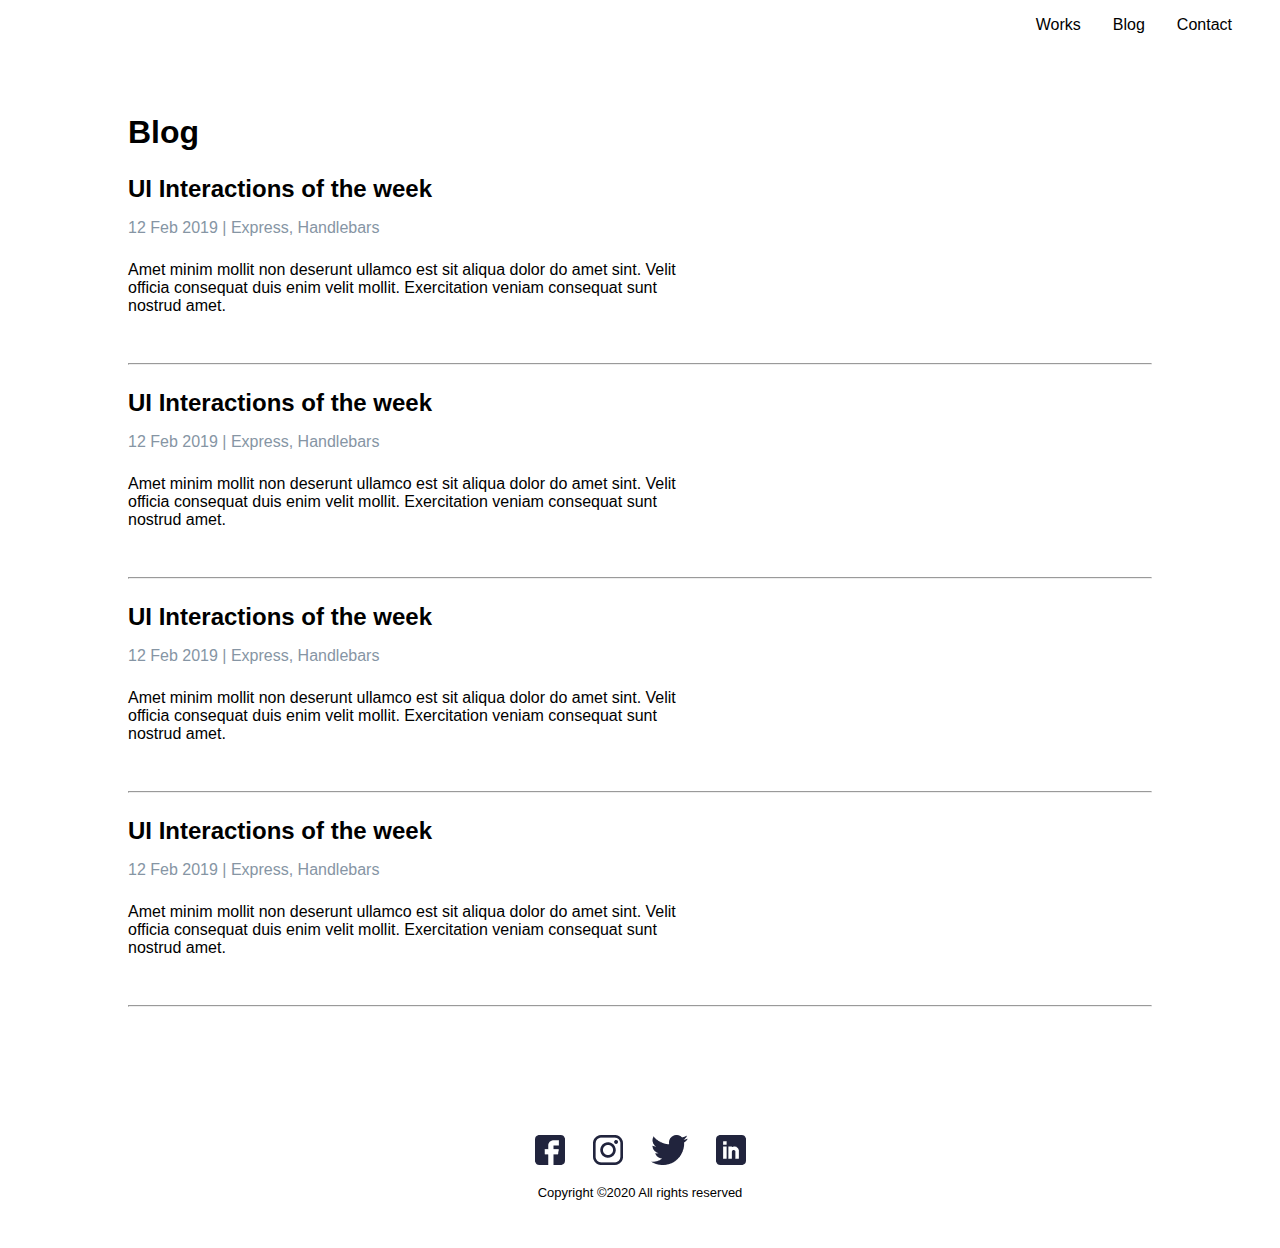
<file: blog.html>
<!DOCTYPE html>
<html lang="en">
  <head>
    <meta charset="UTF-8" />
    <meta name="viewport" content="width=device-width, initial-scale=1.0" />
    <title>BLOG | PAGE</title>
    <link rel="stylesheet" href="style.css" />
  </head>
  <body>
    <header>
      <div class="wrap-menu">
        <a href="./work.html">Works</a>
        <a href="./blog.html">Blog</a>
        <a href="./contact.html">Contact</a>
      </div>
    </header>

    <main class="content-grid">
      <div class="blog-content">
        <h1>Blog</h1>
        <div class="section-3">
          <div class="video-card">
            <div class="row-3">
              <div class="blog-section">
                <h2>UI Interactions of the week</h2>
                <p class="video-subtitle">
                  <span>12 Feb 2019 | </span> Express, Handlebars
                </p>
                <p class="video-descr">
                  Amet minim mollit non deserunt ullamco est sit aliqua dolor do
                  amet sint. Velit officia consequat duis enim velit mollit.
                  Exercitation veniam consequat sunt nostrud amet.
                </p>
              </div>
            </div>
            <hr />
          </div>

          <div class="video-card">
            <div class="row-3">
              <div class="blog-section">
                <h2>UI Interactions of the week</h2>
                <p class="video-subtitle">
                  <span>12 Feb 2019 | </span> Express, Handlebars
                </p>
                <p class="video-descr">
                  Amet minim mollit non deserunt ullamco est sit aliqua dolor do
                  amet sint. Velit officia consequat duis enim velit mollit.
                  Exercitation veniam consequat sunt nostrud amet.
                </p>
              </div>
            </div>
            <hr />
          </div>

          <div class="video-card">
            <div class="row-3">
              <div class="blog-section">
                <h2>UI Interactions of the week</h2>
                <p class="video-subtitle">
                  <span>12 Feb 2019 | </span> Express, Handlebars
                </p>
                <p class="video-descr">
                  Amet minim mollit non deserunt ullamco est sit aliqua dolor do
                  amet sint. Velit officia consequat duis enim velit mollit.
                  Exercitation veniam consequat sunt nostrud amet.
                </p>
              </div>
            </div>
            <hr />
          </div>

          <div class="video-card">
            <div class="row-3">
              <div class="blog-section">
                <h2>UI Interactions of the week</h2>
                <p class="video-subtitle">
                  <span>12 Feb 2019 | </span> Express, Handlebars
                </p>
                <p class="video-descr">
                  Amet minim mollit non deserunt ullamco est sit aliqua dolor do
                  amet sint. Velit officia consequat duis enim velit mollit.
                  Exercitation veniam consequat sunt nostrud amet.
                </p>
              </div>
            </div>
            <hr />
          </div>
        </div>
      </div>
    </main>

    <footer>
      <div class="social-icon">
        <a href="https://fb.com"><img src="images/fb-icon.png" /></a>
        <a href="https://instagram.com"><img src="images/insta-icon.png" /></a>
        <a href="https://twitter.com"><img src="images/twitter-icon.png" /></a>
        <a href="https://linkedin.com"
          ><img src="images/linkedin-icon.png"
        /></a>
      </div>
      <p class="copyright">Copyright ©2020 All rights reserved</p>
    </footer>
  </body>
</html>
</file>
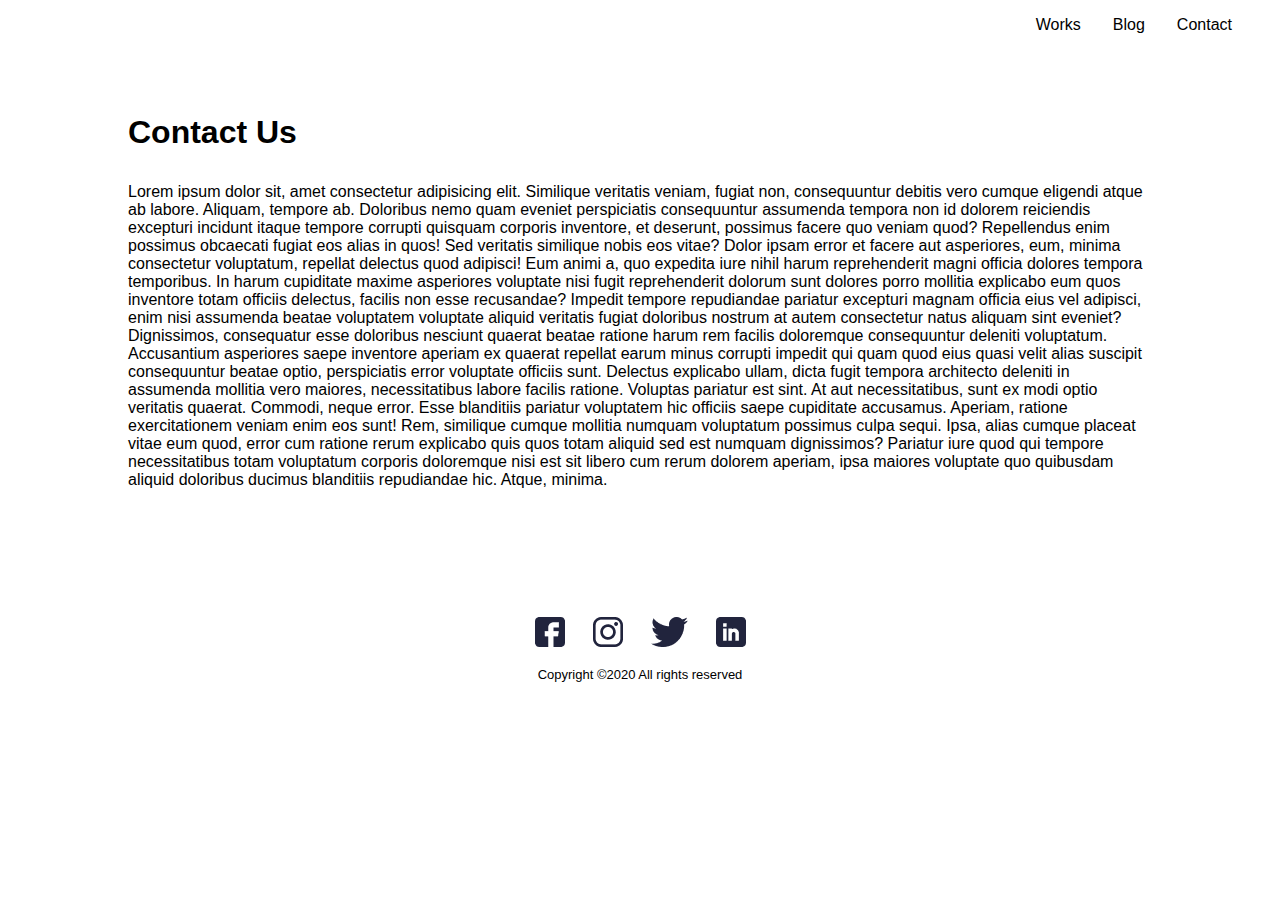
<file: contact.html>
<!DOCTYPE html>
<html lang="en">
  <head>
    <meta charset="UTF-8" />
    <meta name="viewport" content="width=device-width, initial-scale=1.0" />
    <title>CONTACT | PAGE</title>
    <link rel="stylesheet" href="style.css" />
  </head>
  <body>
    <header>
      <div class="wrap-menu">
        <a href="./work.html">Works</a>
        <a href="./blog.html">Blog</a>
        <a href="./contact.html">Contact</a>
      </div>
    </header>

    <main class="content-grid">
      <div class="blog-content">
        <h1>Contact Us</h1>
        <div class="section-3">
          <p class="contact-descr">
            Lorem ipsum dolor sit, amet consectetur adipisicing elit. Similique
            veritatis veniam, fugiat non, consequuntur debitis vero cumque
            eligendi atque ab labore. Aliquam, tempore ab. Doloribus nemo quam
            eveniet perspiciatis consequuntur assumenda tempora non id dolorem
            reiciendis excepturi incidunt itaque tempore corrupti quisquam
            corporis inventore, et deserunt, possimus facere quo veniam quod?
            Repellendus enim possimus obcaecati fugiat eos alias in quos! Sed
            veritatis similique nobis eos vitae? Dolor ipsam error et facere aut
            asperiores, eum, minima consectetur voluptatum, repellat delectus
            quod adipisci! Eum animi a, quo expedita iure nihil harum
            reprehenderit magni officia dolores tempora temporibus. In harum
            cupiditate maxime asperiores voluptate nisi fugit reprehenderit
            dolorum sunt dolores porro mollitia explicabo eum quos inventore
            totam officiis delectus, facilis non esse recusandae? Impedit
            tempore repudiandae pariatur excepturi magnam officia eius vel
            adipisci, enim nisi assumenda beatae voluptatem voluptate aliquid
            veritatis fugiat doloribus nostrum at autem consectetur natus
            aliquam sint eveniet? Dignissimos, consequatur esse doloribus
            nesciunt quaerat beatae ratione harum rem facilis doloremque
            consequuntur deleniti voluptatum. Accusantium asperiores saepe
            inventore aperiam ex quaerat repellat earum minus corrupti impedit
            qui quam quod eius quasi velit alias suscipit consequuntur beatae
            optio, perspiciatis error voluptate officiis sunt. Delectus
            explicabo ullam, dicta fugit tempora architecto deleniti in
            assumenda mollitia vero maiores, necessitatibus labore facilis
            ratione. Voluptas pariatur est sint. At aut necessitatibus, sunt ex
            modi optio veritatis quaerat. Commodi, neque error. Esse blanditiis
            pariatur voluptatem hic officiis saepe cupiditate accusamus.
            Aperiam, ratione exercitationem veniam enim eos sunt! Rem, similique
            cumque mollitia numquam voluptatum possimus culpa sequi. Ipsa, alias
            cumque placeat vitae eum quod, error cum ratione rerum explicabo
            quis quos totam aliquid sed est numquam dignissimos? Pariatur iure
            quod qui tempore necessitatibus totam voluptatum corporis doloremque
            nisi est sit libero cum rerum dolorem aperiam, ipsa maiores
            voluptate quo quibusdam aliquid doloribus ducimus blanditiis
            repudiandae hic. Atque, minima.
          </p>
        </div>
      </div>
    </main>

    <footer>
      <div class="social-icon">
        <a href="https://fb.com"><img src="images/fb-icon.png" /></a>
        <a href="https://instagram.com"><img src="images/insta-icon.png" /></a>
        <a href="https://twitter.com"><img src="images/twitter-icon.png" /></a>
        <a href="https://linkedin.com"
          ><img src="images/linkedin-icon.png"
        /></a>
      </div>
      <p class="copyright">Copyright ©2020 All rights reserved</p>
    </footer>
  </body>
</html>
</file>
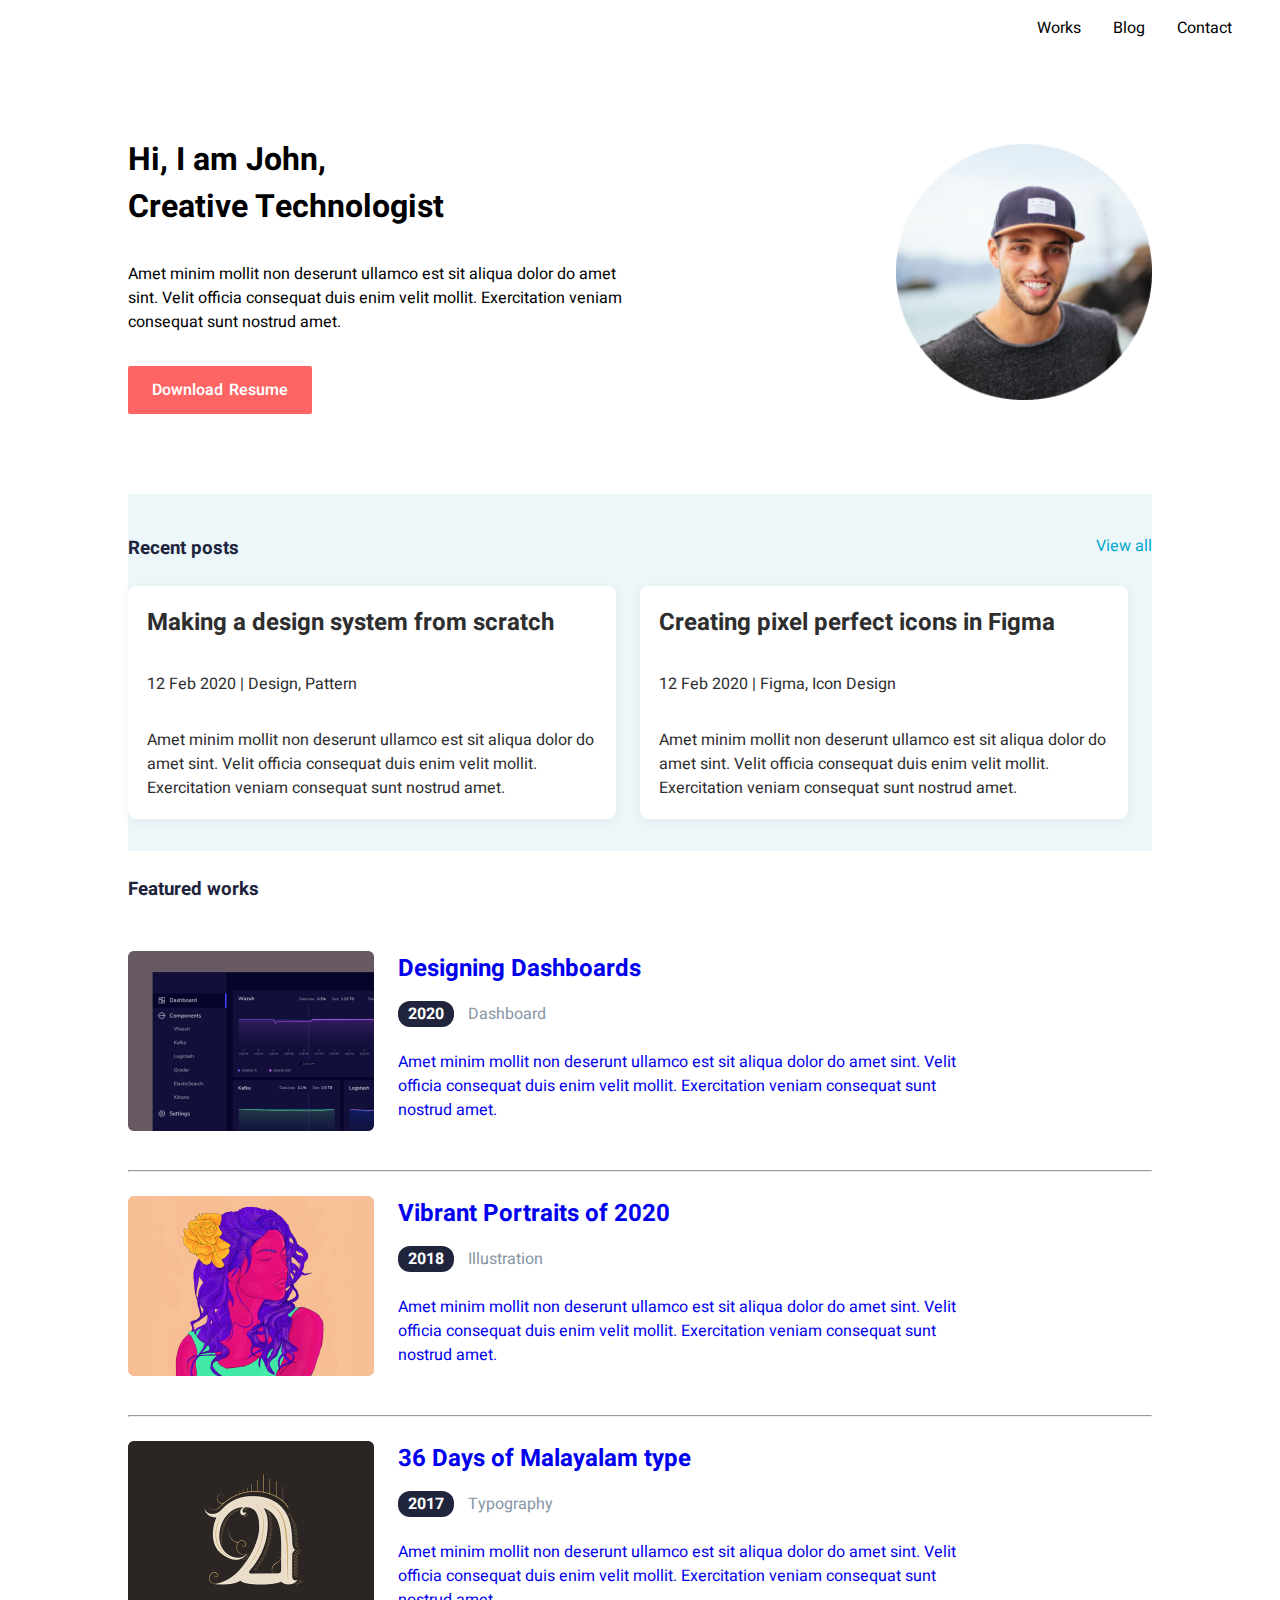
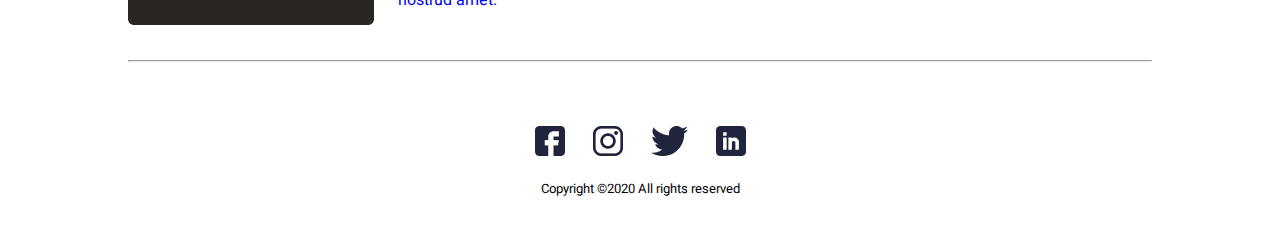
<file: home.html>
<!DOCTYPE html>
<html lang="en">
  <head>
    <meta charset="UTF-8" />
    <meta name="viewport" content="width=device-width, initial-scale=1.0" />
    <title>MY PORTFOLIO</title>
    <link rel="stylesheet" href="style.css" />
    <link rel="preconnect" href="https://fonts.googleapis.com" />
    <link rel="preconnect" href="https://fonts.gstatic.com" crossorigin />
    <link
      href="https://fonts.googleapis.com/css2?family=Heebo:wght@400;500&display=swap"
      rel="stylesheet"
    />
  </head>
  <body>
    
    <header>
      <div class="wrap-menu">
        <a href="./work.html">Works</a>
        <a href="./blog.html">Blog</a>
        <a href="./contact.html">Contact</a>
      </div>
    </header>

    <main class="content-grid">
      <div class="section-1">
        <div class="col-1">
          <h1>Hi, I am John,<br />Creative Technologist</h1>
          <p class="sub-text">
            Amet minim mollit non deserunt ullamco est sit aliqua dolor do amet
            sint. Velit officia consequat duis enim velit mollit. Exercitation
            veniam consequat sunt nostrud amet.
          </p>
          <button class="download">Download Resume</button>
        </div>
        <div class="col-2">
          <img src="./images/profile.png" />
        </div>
      </div>

      <div class="section-2">
        <div class="row-1">
          <h3 class="recent-post">Recent posts</h3>
          <a href="blog.html" class="view-all">View all</a>
        </div>
        <div class="blog-feature">
          <div class="card">
            <h2>Making a design system from scratch</h2>
            <p class="sub-text">12 Feb 2020 | Design, Pattern</p>
            <p>
              Amet minim mollit non deserunt ullamco est sit aliqua dolor do
              amet sint. Velit officia consequat duis enim velit mollit.
              Exercitation veniam consequat sunt nostrud amet.
            </p>
          </div>
          <div class="card">
            <h2>Creating pixel perfect icons in Figma</h2>
            <p class="sub-text">12 Feb 2020 | Figma, Icon Design</p>
            <p>
              Amet minim mollit non deserunt ullamco est sit aliqua dolor do
              amet sint. Velit officia consequat duis enim velit mollit.
              Exercitation veniam consequat sunt nostrud amet.
            </p>
          </div>
        </div>
      </div>

      <div class="section-3">
        <div class="row-1">
          <h3 class="recent-post">Featured works</h3>
        </div>
        <div class="video-card">
          <a href="https://www.youtube.com" class="no-link">
          <div class="row-2">
            <img class="video-thumbnail" src="images/video-thumbnail-1.png"/>
            <div class="video-section">
              <h2>Designing Dashboards</h2>
              <p class="video-subtitle"><span class="badge">2020</span> Dashboard</p>
              <p class="video-descr">Amet minim mollit non deserunt ullamco est sit aliqua dolor do amet sint. Velit officia consequat duis enim velit mollit. Exercitation veniam consequat sunt nostrud amet.</p>
            </div>
          </div>
          </a>
          <hr />
        </div>

        <div class="video-card">
          <a href="https://www.youtube.com" class="no-link">
          <div class="row-2">
            <img class="video-thumbnail" src="images/video-thumbnail-2.png"/>
            <div class="video-section">
              <h2>Vibrant Portraits of 2020</h2>
              <p class="video-subtitle"><span class="badge">2018</span> Illustration</p>
              <p class="video-descr">Amet minim mollit non deserunt ullamco est sit aliqua dolor do amet sint. Velit officia consequat duis enim velit mollit. Exercitation veniam consequat sunt nostrud amet.</p>
            </div>
          </div>
          </a>
          <hr />
        </div>

        <div class="video-card">
          <a href="https://www.youtube.com" class="no-link">
          <div class="row-2">
            <img class="video-thumbnail" src="images/video-thumbnail-3.png"/>
            <div class="video-section">
              <h2>36 Days of Malayalam type</h2>
              <p class="video-subtitle"><span class="badge">2017</span> Typography</p>
              <p class="video-descr">Amet minim mollit non deserunt ullamco est sit aliqua dolor do amet sint. Velit officia consequat duis enim velit mollit. Exercitation veniam consequat sunt nostrud amet.</p>
            </div>
          </div>
          </a>
          <hr />
        </div>
      </div>

    </main>

    <footer>
      <div class="social-icon">
        <a href="https://fb.com" ><img src="images/fb-icon.png"></a>
        <a href="https://instagram.com" ><img src="images/insta-icon.png"></a>
        <a href="https://twitter.com" ><img src="images/twitter-icon.png"></a>
        <a href="https://linkedin.com" ><img src="images/linkedin-icon.png"></a>
      </div>
      <p class="copyright">Copyright ©2020 All rights reserved </p>

    </footer>
  </body>
</html>
</file>
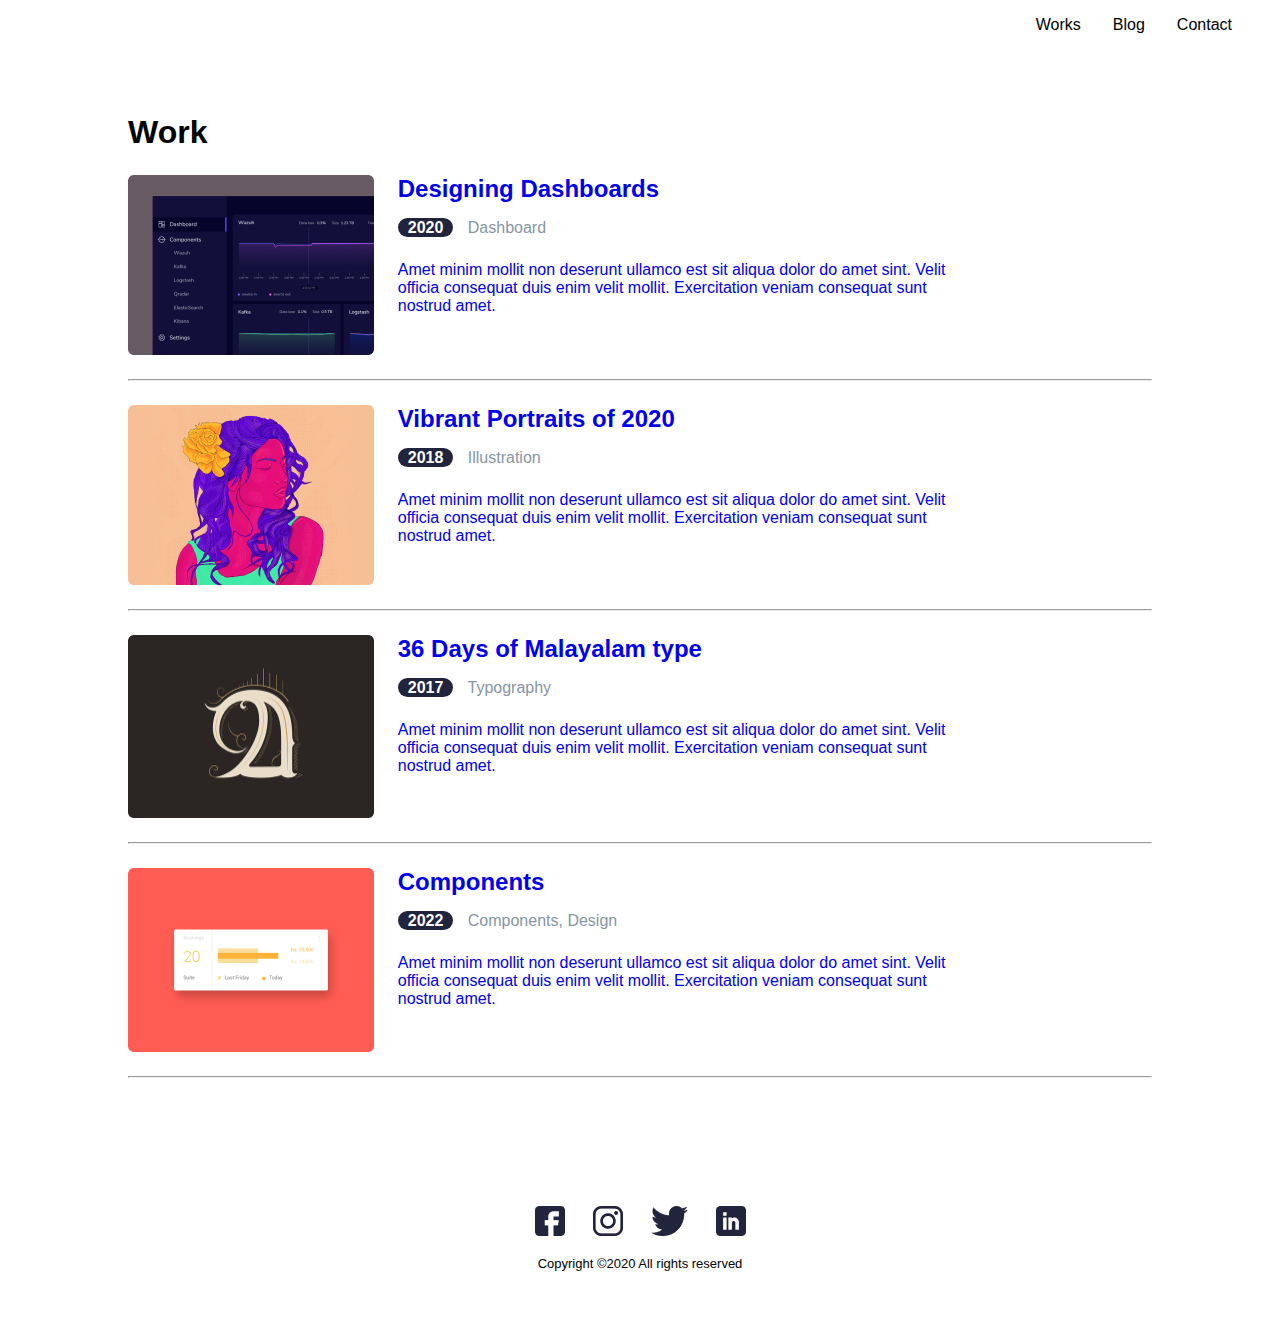
<file: work.html>
<!DOCTYPE html>
<html lang="en">
  <head>
    <meta charset="UTF-8" />
    <meta name="viewport" content="width=device-width, initial-scale=1.0" />
    <title>WORK | PAGE</title>
    <link rel="stylesheet" href="style.css" />
  </head>
  <body>
    <header>
      <div class="wrap-menu">
        <a href="./work.html">Works</a>
        <a href="./blog.html">Blog</a>
        <a href="./contact.html">Contact</a>
      </div>
    </header>

    <main class="content-grid">
        
      <div class="blog-content">
        <h1>Work</h1>
      <div class="section-3">
        <div class="video-card">
          <a href="https://www.youtube.com" class="no-link">
          <div class="row-2">
            <img class="video-thumbnail" src="images/video-thumbnail-1.png"/>
            <div class="video-section">
              <h2>Designing Dashboards</h2>
              <p class="video-subtitle"><span class="badge">2020</span> Dashboard</p>
              <p class="video-descr">Amet minim mollit non deserunt ullamco est sit aliqua dolor do amet sint. Velit officia consequat duis enim velit mollit. Exercitation veniam consequat sunt nostrud amet.</p>
            </div>
          </div>
          </a>
          <hr />
        </div>

        <div class="video-card">
          <a href="https://www.youtube.com" class="no-link">
          <div class="row-2">
            <img class="video-thumbnail" src="images/video-thumbnail-2.png"/>
            <div class="video-section">
              <h2>Vibrant Portraits of 2020</h2>
              <p class="video-subtitle"><span class="badge">2018</span> Illustration</p>
              <p class="video-descr">Amet minim mollit non deserunt ullamco est sit aliqua dolor do amet sint. Velit officia consequat duis enim velit mollit. Exercitation veniam consequat sunt nostrud amet.</p>
            </div>
          </div>
          </a>
          <hr />
        </div>

        <div class="video-card">
          <a href="https://www.youtube.com" class="no-link">
          <div class="row-2">
            <img class="video-thumbnail" src="images/video-thumbnail-3.png"/>
            <div class="video-section">
              <h2>36 Days of Malayalam type</h2>
              <p class="video-subtitle"><span class="badge">2017</span> Typography</p>
              <p class="video-descr">Amet minim mollit non deserunt ullamco est sit aliqua dolor do amet sint. Velit officia consequat duis enim velit mollit. Exercitation veniam consequat sunt nostrud amet.</p>
            </div>
          </div>
          </a>
          <hr />
        </div>

        
        <div class="video-card">
            <a href="https://www.youtube.com" class="no-link">
            <div class="row-2">
              <img class="video-thumbnail" src="images/video-thumbnail-4.png"/>
              <div class="video-section">
                <h2>Components</h2>
                <p class="video-subtitle"><span class="badge">2022</span> Components, Design</p>
                <p class="video-descr">Amet minim mollit non deserunt ullamco est sit aliqua dolor do amet sint. Velit officia consequat duis enim velit mollit. Exercitation veniam consequat sunt nostrud amet.</p>
              </div>
            </div>
            </a>
            <hr />
          </div>
      </div>
    </main>

    <footer>
      <div class="social-icon">
        <a href="https://fb.com"><img src="images/fb-icon.png" /></a>
        <a href="https://instagram.com"><img src="images/insta-icon.png" /></a>
        <a href="https://twitter.com"><img src="images/twitter-icon.png" /></a>
        <a href="https://linkedin.com"
          ><img src="images/linkedin-icon.png"
        /></a>
      </div>
      <p class="copyright">Copyright ©2020 All rights reserved</p>
    </footer>
  </body>
</html>
</file>
<file: style.css>
:root {
  --heboo-ff: "Heebo", sans-serif;
  --primary-color: #21243d;
  --primary-btn-color: #ff6464;
}

* {
  margin: 0;
  padding: 0;
  font-family: var(--heboo-ff);
}

header div.wrap-menu {
  display: flex;
  flex-wrap: inherit;
  justify-content: end;
  gap: 2rem;
  padding: 1rem 3rem;
}

header div > * {
  text-decoration: none;
  color: #000000;
}

.section-1 {
  display: grid;
  grid-template-columns: 1fr 1fr;
  padding: 5rem 0;
  align-items: center;
}

main {
  /* border: 1px solid red; */
  padding: 0 8rem;
}

hr {
  background: #e0e0e0;
}

.no-link {
  text-decoration: none;
}

.sub-text {
  margin: 2rem 0;
  line-height: 1.5rem;
}

.col-2 {
  text-align: end;
}
.col-2 > img {
  width: 50%;
  height: 50%;
}

.download {
  background: var(--primary-btn-color);
  color: #ffffff;
  display: inline-block;
  outline: none;
  cursor: pointer;
  font-size: 16px;
  line-height: 20px;
  font-weight: 600;
  border-radius: 2px;
  padding: 14px 24px;
  border: none;
  word-spacing: 2px;
  transition: box-shadow 0.2s ease 0s, -ms-transform 0.1s ease 0s,
    -webkit-transform 0.1s ease 0s, transform 0.1s ease 0s;
}

.section-2 {
  background: url(./images/section-2-bg.png);
  overflow: visible;
  padding: 1rem 0;
}
.row-1 {
  display: flex;
  padding: 1.5rem 0;
  justify-content: space-between;
}
.row-2 {
  display: flex;
  padding: 1.5rem 0;
}

.row-3 {
  display: flex;
  padding: 1.5rem 0;
}

.blog-section {
  margin: 0;
}
.blog-content {
  margin: 4rem 0;
}
.video-section {
  margin: 0 1.5rem;
}
.recent-post {
  color: var(--primary-color);
}
.view-all {
  text-decoration: none;
  color: #00a8cc;
}

.blog-feature {
  display: grid;
  grid-template-columns: 1fr 1fr;
}

.card {
  position: relative;
  color: #2e2e2f;
  cursor: move;
  background-color: #fff;
  padding: 1rem;
  border-radius: 8px;
  box-shadow: rgba(99, 99, 99, 0.1) 0px 2px 8px 0px;
  margin-bottom: 1rem;
  border: 3px dashed transparent;
  max-width: 450px;
}

.task:hover {
  box-shadow: rgba(99, 99, 99, 0.3) 0px 2px 8px 0px;
  border-color: rgba(162, 179, 207, 0.2) !important;
}

.task p {
  font-size: 15px;
  margin: 1.2rem 0;
}

.tag {
  border-radius: 100px;
  padding: 4px 13px;
  font-size: 12px;
  color: #ffffff;
  background-color: #1389eb;
}

.tags {
  width: 100%;
  display: flex;
  align-items: center;
  justify-content: space-between;
}

.options {
  background: transparent;
  border: 0;
  color: #c4cad3;
  font-size: 17px;
}

.options svg {
  fill: #9fa4aa;
  width: 20px;
}

.stats {
  position: relative;
  width: 100%;
  color: #9fa4aa;
  font-size: 12px;
  display: flex;
  align-items: center;
  justify-content: space-between;
}

.stats div {
  margin-right: 1rem;
  height: 20px;
  display: flex;
  align-items: center;
  cursor: pointer;
}

.stats svg {
  margin-right: 5px;
  height: 100%;
  stroke: #9fa4aa;
}

.viewer span {
  height: 30px;
  width: 30px;
  background-color: rgb(28, 117, 219);
  margin-right: -10px;
  border-radius: 50%;
  border: 1px solid #fff;
  display: grid;
  align-items: center;
  text-align: center;
  font-weight: bold;
  color: #fff;
  padding: 2px;
}

.viewer span svg {
  stroke: #fff;
}

.badge {
  background-color: var(--primary-color);
  color: white;
  font-weight: 700;
  padding: 1px 10px;
  text-align: center;
  border-radius: 12px;
  margin-right: 10px;
}

.video-subtitle {
  color: #8695a4;
  margin: 1rem 0;
}

.video-thumbnail {
  width: 24%;
  height: 24%;
}

.video-descr {
  max-width: 580px;
  margin: 1.5rem 0;
}

.contact-descr {
  margin: 2rem 0;
}

footer {
  align-items: center;
  padding: 3rem 0;
}

.social-icon {
  display: flex;
  justify-content: center;
  gap: 28px;
  padding: 1rem 0;
}

.copyright {
  text-align: center;
  font-size: 13px;
}

@media (max-width: 900px) {
  main {
    padding: 0 2rem;
  }
  .video-thumbnail {
    width: 100%;
    height: auto;
  }
  .blog-feature {
    display: grid;
    grid-template-columns: 1fr;
  }
  .card {
    max-width: 93% !important;
  }
  .row-2 {
    display: grid;
    grid-template-rows: 1fr auto;
  }
  .section-1 {
    display: flex;
    padding: 3rem 0;
    align-items: center;
    flex-direction: column-reverse;
  }
  .col-1 {
    text-align: center;
  }
  .col-2 {
    text-align: center;
  }
  .video-section {
    margin: 0 0.5rem;
  }
}
</file>
